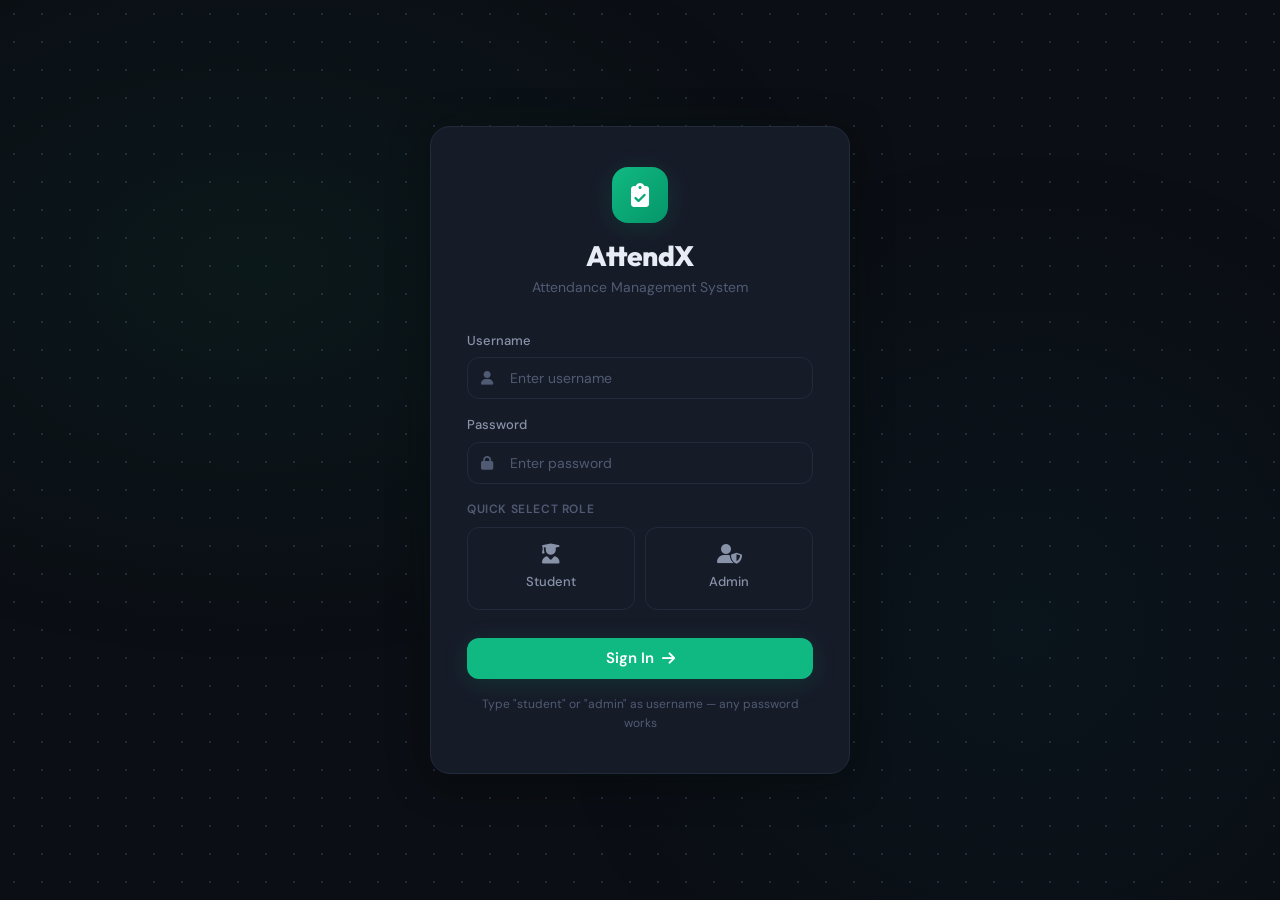
<file: index.html>
<!DOCTYPE html>
<html lang="en">
<head>
    <meta charset="UTF-8">
    <meta name="viewport" content="width=device-width, initial-scale=1.0">
    <title>AttendX — Login</title>
    <link rel="stylesheet" href="css/variables.css">
    <link rel="stylesheet" href="css/base.css">
    <link rel="stylesheet" href="css/components.css">
    <link rel="stylesheet" href="css/layout.css">
    <link rel="stylesheet" href="css/views.css">
    <link rel="stylesheet" href="https://cdnjs.cloudflare.com/ajax/libs/font-awesome/6.5.1/css/all.min.css">
    <link href="https://fonts.googleapis.com/css2?family=Outfit:wght@300;400;500;600;700;800;900&family=DM+Sans:opsz,wght@9..40,300;9..40,400;9..40,500;9..40,600;9..40,700&display=swap" rel="stylesheet">
</head>
<body class="login-page">
    <div class="login-bg"></div>

    <div class="login-card">
        <div class="login-logo">
            <div class="logo-mark">
                <i class="fa-solid fa-clipboard-check"></i>
            </div>
            <h1>AttendX</h1>
            <p>Attendance Management System</p>
        </div>

        <form id="loginForm" class="login-form" novalidate>
            <div class="input-group">
                <label for="username">Username</label>
                <div class="input-wrapper">
                    <i class="fa-solid fa-user input-icon"></i>
                    <input type="text" id="username" required placeholder="Enter username" autocomplete="off" spellcheck="false">
                </div>
            </div>
            <div class="input-group">
                <label for="password">Password</label>
                <div class="input-wrapper">
                    <i class="fa-solid fa-lock input-icon"></i>
                    <input type="password" id="password" required placeholder="Enter password">
                </div>
            </div>

            <p class="input-label-sub">Quick select role</p>
            <div class="role-cards">
                <div class="role-card" data-role="student" onclick="selectRole('student')">
                    <i class="fa-solid fa-user-graduate"></i>
                    <span>Student</span>
                </div>
                <div class="role-card" data-role="admin" onclick="selectRole('admin')">
                    <i class="fa-solid fa-user-shield"></i>
                    <span>Admin</span>
                </div>
            </div>

            <button type="submit" class="btn btn-primary btn-full">
                <span>Sign In</span>
                <i class="fa-solid fa-arrow-right"></i>
            </button>
            <p class="login-hint">Type "student" or "admin" as username — any password works</p>
        </form>
    </div>

    <div id="toastContainer" class="toast-container"></div>

    <script src="js/utils.js"></script>
    <script src="js/auth.js"></script>
</body>
</html>
</file>
<file: css/variables.css>
:root {
    /* Backgrounds */
    --bg-body: #0B0E14;
    --bg-sidebar: #111520;
    --bg-card: #161B28;
    --bg-card-hover: #1C2234;
    --bg-input: #161B28;
    --bg-topbar: rgba(17, 21, 32, 0.85);

    /* Borders */
    --border: #232A3B;
    --border-light: #2E3650;
    --border-focus: #10B981;

    /* Text */
    --text-primary: #E8ECF4;
    --text-secondary: #8892A8;
    --text-muted: #505B73;

    /* Accent */
    --accent: #10B981;
    --accent-hover: #0D9668;
    --accent-light: #34D399;
    --accent-subtle: rgba(16, 185, 129, 0.1);
    --accent-glow: rgba(16, 185, 129, 0.2);

    /* Semantic */
    --danger: #EF4444;
    --danger-light: #F87171;
    --danger-subtle: rgba(239, 68, 68, 0.1);
    --warning: #F59E0B;
    --warning-subtle: rgba(245, 158, 11, 0.1);
    --info: #06B6D4;
    --info-subtle: rgba(6, 182, 212, 0.1);

    /* Radii */
    --radius-sm: 8px;
    --radius-md: 12px;
    --radius-lg: 16px;
    --radius-xl: 20px;

    /* Shadows */
    --shadow-sm: 0 2px 8px rgba(0, 0, 0, 0.2);
    --shadow-md: 0 4px 20px rgba(0, 0, 0, 0.3);
    --shadow-lg: 0 8px 40px rgba(0, 0, 0, 0.4);
    --shadow-accent: 0 4px 24px rgba(16, 185, 129, 0.15);

    /* Typography */
    --font-display: 'Outfit', sans-serif;
    --font-body: 'DM Sans', sans-serif;

    /* Layout */
    --sidebar-width: 260px;
    --topbar-height: 64px;

    /* Transitions */
    --ease: cubic-bezier(0.4, 0, 0.2, 1);
    --duration: 0.25s;
}
</file>
<file: css/base.css>
@import url('https://fonts.googleapis.com/css2?family=Outfit:wght@300;400;500;600;700;800;900&family=DM+Sans:opsz,wght@9..40,300;9..40,400;9..40,500;9..40,600;9..40,700&display=swap');

*, *::before, *::after {
    margin: 0;
    padding: 0;
    box-sizing: border-box;
}

html {
    font-size: 16px;
    -webkit-font-smoothing: antialiased;
    -moz-osx-font-smoothing: grayscale;
}

body {
    font-family: var(--font-body);
    background: var(--bg-body);
    color: var(--text-primary);
    line-height: 1.6;
    overflow-x: hidden;
}

::selection {
    background: var(--accent);
    color: #fff;
}

::-webkit-scrollbar { width: 6px; height: 6px; }
::-webkit-scrollbar-track { background: transparent; }
::-webkit-scrollbar-thumb { background: var(--border); border-radius: 3px; }
::-webkit-scrollbar-thumb:hover { background: var(--text-muted); }

h1, h2, h3, h4, h5, h6 {
    font-family: var(--font-display);
    font-weight: 700;
    line-height: 1.2;
}

a { color: var(--accent); text-decoration: none; }
a:hover { color: var(--accent-light); }

img { max-width: 100%; display: block; }

.hidden { display: none !important; }

.text-muted { color: var(--text-secondary); }
.text-primary { color: var(--accent); }
.text-danger { color: var(--danger); }
.text-sm { font-size: 0.8125rem; }

/* Animations */
@keyframes fadeIn {
    from { opacity: 0; transform: translateY(12px); }
    to { opacity: 1; transform: translateY(0); }
}

@keyframes slideInLeft {
    from { transform: translateX(-100%); }
    to { transform: translateX(0); }
}

@keyframes pulseGlow {
    0%, 100% { box-shadow: 0 0 0 0 rgba(239, 68, 68, 0.4); }
    50% { box-shadow: 0 0 0 8px rgba(239, 68, 68, 0); }
}

@keyframes gradientShift {
    0% { background-position: 0% 50%; }
    50% { background-position: 100% 50%; }
    100% { background-position: 0% 50%; }
}

@keyframes toastIn {
    from { opacity: 0; transform: translateX(40px); }
    to { opacity: 1; transform: translateX(0); }
}

@keyframes toastOut {
    to { opacity: 0; transform: translateX(40px); }
}
</file>
<file: css/components.css>
/* ===== BUTTONS ===== */
.btn {
    display: inline-flex;
    align-items: center;
    gap: 8px;
    padding: 10px 20px;
    border: none;
    border-radius: var(--radius-md);
    font-family: var(--font-body);
    font-size: 0.875rem;
    font-weight: 600;
    cursor: pointer;
    transition: all var(--duration) var(--ease);
    white-space: nowrap;
    line-height: 1;
}

.btn:active { transform: scale(0.97); }

.btn-primary {
    background: var(--accent);
    color: #fff;
    box-shadow: var(--shadow-accent);
}
.btn-primary:hover { background: var(--accent-hover); }

.btn-outline {
    background: transparent;
    color: var(--text-secondary);
    border: 1px solid var(--border);
}
.btn-outline:hover {
    border-color: var(--accent);
    color: var(--accent);
    background: var(--accent-subtle);
}

.btn-danger-outline {
    border-color: rgba(239, 68, 68, 0.3);
    color: var(--danger);
}
.btn-danger-outline:hover {
    border-color: var(--danger);
    background: var(--danger-subtle);
}

.btn-ghost {
    background: transparent;
    border: none;
    color: var(--text-muted);
    padding: 8px;
    border-radius: var(--radius-sm);
    cursor: pointer;
    transition: all var(--duration) var(--ease);
    font-size: 0.875rem;
}
.btn-ghost:hover { color: var(--text-primary); background: rgba(255,255,255,0.05); }

.btn-lg { padding: 14px 28px; font-size: 1rem; }
.btn-sm { padding: 7px 14px; font-size: 0.8125rem; }
.btn-full { width: 100%; justify-content: center; }

.btn:disabled {
    opacity: 0.5;
    cursor: not-allowed;
    transform: none !important;
}

/* ===== INPUTS ===== */
.input-group {
    margin-bottom: 16px;
}
.input-group label {
    display: block;
    font-size: 0.8125rem;
    font-weight: 500;
    color: var(--text-secondary);
    margin-bottom: 6px;
}

.input-label-sub {
    font-size: 0.75rem;
    color: var(--text-muted);
    margin-bottom: 8px;
    text-transform: uppercase;
    letter-spacing: 0.05em;
    font-weight: 600;
}

.input-wrapper {
    position: relative;
}

.input-icon {
    position: absolute;
    left: 14px;
    top: 50%;
    transform: translateY(-50%);
    color: var(--text-muted);
    font-size: 0.875rem;
    pointer-events: none;
    z-index: 1;
}

.input-wrapper input,
.input-wrapper select {
    width: 100%;
    padding: 11px 14px 11px 42px;
    background: var(--bg-input);
    border: 1px solid var(--border);
    border-radius: var(--radius-md);
    color: var(--text-primary);
    font-family: var(--font-body);
    font-size: 0.875rem;
    transition: all var(--duration) var(--ease);
    outline: none;
    appearance: none;
    -webkit-appearance: none;
}

.input-wrapper input::placeholder { color: var(--text-muted); }

.input-wrapper input:focus,
.input-wrapper select:focus {
    border-color: var(--accent);
    box-shadow: 0 0 0 3px var(--accent-subtle);
}

.input-wrapper select {
    cursor: pointer;
    background-image: url("data:image/svg+xml,%3Csvg xmlns='http://www.w3.org/2000/svg' width='12' height='12' fill='%23505B73' viewBox='0 0 16 16'%3E%3Cpath d='M8 11L3 6h10z'/%3E%3C/svg%3E");
    background-repeat: no-repeat;
    background-position: right 14px center;
    padding-right: 36px;
}

.input-sm { max-width: 220px; }
.input-sm input { padding: 8px 12px 8px 36px; font-size: 0.8125rem; }
.input-sm .input-icon { left: 11px; font-size: 0.8125rem; }

.select-sm {
    padding: 8px 32px 8px 12px !important;
    font-size: 0.8125rem !important;
    max-width: 160px;
    background: var(--bg-input);
    border: 1px solid var(--border);
    border-radius: var(--radius-sm);
    color: var(--text-primary);
    font-family: var(--font-body);
    outline: none;
    appearance: none;
    cursor: pointer;
    transition: all var(--duration) var(--ease);
    background-image: url("data:image/svg+xml,%3Csvg xmlns='http://www.w3.org/2000/svg' width='12' height='12' fill='%23505B73' viewBox='0 0 16 16'%3E%3Cpath d='M8 11L3 6h10z'/%3E%3C/svg%3E");
    background-repeat: no-repeat;
    background-position: right 10px center;
}
.select-sm:focus { border-color: var(--accent); }

/* ===== TOGGLE GROUP ===== */
.toggle-group {
    display: flex;
    gap: 10px;
}
.toggle-btn {
    display: flex;
    align-items: center;
    gap: 8px;
    padding: 10px 20px;
    border: 1px solid var(--border);
    border-radius: var(--radius-md);
    cursor: pointer;
    font-size: 0.875rem;
    font-weight: 500;
    color: var(--text-secondary);
    background: var(--bg-input);
    transition: all var(--duration) var(--ease);
}
.toggle-btn input { display: none; }
.toggle-btn:has(input:checked).toggle-btn-present,
.toggle-btn:has(input[value="present"]:checked) {
    border-color: var(--accent);
    color: var(--accent);
    background: var(--accent-subtle);
    box-shadow: 0 0 16px var(--accent-subtle);
}
.toggle-btn:has(input[value="absent"]:checked) {
    border-color: var(--danger);
    color: var(--danger);
    background: var(--danger-subtle);
    box-shadow: 0 0 16px var(--danger-subtle);
}

/* ===== CARDS ===== */
.card {
    background: var(--bg-card);
    border: 1px solid var(--border);
    border-radius: var(--radius-xl);
    padding: 24px;
    transition: border-color var(--duration) var(--ease);
}
.card:hover { border-color: var(--border-light); }

.card-header {
    display: flex;
    align-items: center;
    justify-content: space-between;
    flex-wrap: wrap;
    gap: 12px;
    margin-bottom: 20px;
}
.card-header h3 {
    display: flex;
    align-items: center;
    gap: 10px;
    font-size: 1rem;
}
.card-header h3 i { font-size: 0.875rem; }

.card-actions {
    display: flex;
    align-items: center;
    gap: 10px;
    flex-wrap: wrap;
}

.card-title {
    font-size: 0.875rem;
    font-weight: 600;
    color: var(--text-secondary);
    margin-bottom: 16px;
}

/* ===== STAT CARDS ===== */
.stats-grid {
    display: grid;
    grid-template-columns: repeat(4, 1fr);
    gap: 16px;
    margin-bottom: 24px;
}
.stats-3 { grid-template-columns: repeat(3, 1fr); }

.stat-card {
    background: var(--bg-card);
    border: 1px solid var(--border);
    border-radius: var(--radius-xl);
    padding: 20px;
    display: flex;
    align-items: flex-start;
    gap: 14px;
    transition: all var(--duration) var(--ease);
}
.stat-card:hover {
    transform: translateY(-3px);
    border-color: var(--accent);
    box-shadow: 0 8px 30px rgba(16, 185, 129, 0.06);
}

.stat-icon {
    width: 44px;
    height: 44px;
    border-radius: var(--radius-md);
    display: flex;
    align-items: center;
    justify-content: center;
    font-size: 1rem;
    flex-shrink: 0;
}
.stat-icon-cyan { background: var(--info-subtle); color: var(--info); }
.stat-icon-green { background: var(--accent-subtle); color: var(--accent); }
.stat-icon-amber { background: var(--warning-subtle); color: var(--warning); }
.stat-icon-red { background: var(--danger-subtle); color: var(--danger); }

.stat-body { flex: 1; min-width: 0; }
.stat-value {
    font-family: var(--font-display);
    font-size: 1.75rem;
    font-weight: 800;
    line-height: 1.1;
}
.stat-label {
    font-size: 0.8125rem;
    color: var(--text-muted);
    margin-top: 2px;
}

/* ===== BADGES ===== */
.badge {
    display: inline-flex;
    align-items: center;
    padding: 3px 10px;
    border-radius: 20px;
    font-size: 0.75rem;
    font-weight: 600;
    line-height: 1.4;
}
.badge-success { background: var(--accent-subtle); color: var(--accent); }
.badge-danger { background: var(--danger-subtle); color: var(--danger); }
.badge-warning { background: var(--warning-subtle); color: var(--warning); }

/* ===== TABLES ===== */
.table-wrapper {
    overflow-x: auto;
    margin: 0 -8px;
    padding: 0 8px;
}

.table {
    width: 100%;
    border-collapse: separate;
    border-spacing: 0;
    font-size: 0.875rem;
}

.table thead th {
    padding: 12px 16px;
    text-align: left;
    font-size: 0.75rem;
    font-weight: 600;
    color: var(--text-muted);
    text-transform: uppercase;
    letter-spacing: 0.05em;
    border-bottom: 1px solid var(--border);
    white-space: nowrap;
}

.table tbody tr {
    transition: background var(--duration) var(--ease);
}
.table tbody tr:hover { background: rgba(255, 255, 255, 0.02); }
.table tbody td {
    padding: 12px 16px;
    border-bottom: 1px solid rgba(35, 42, 59, 0.5);
    white-space: nowrap;
}

.defaulter-row {
    border-left: 3px solid var(--danger);
    background: var(--danger-subtle) !important;
}
.defaulter-row:hover { background: rgba(239, 68, 68, 0.08) !important; }

/* ===== PROGRESS BAR ===== */
.progress-bar {
    height: 6px;
    background: var(--border);
    border-radius: 3px;
    overflow: hidden;
    min-width: 80px;
}
.progress-fill {
    height: 100%;
    border-radius: 3px;
    transition: width 0.6s var(--ease);
}

/* ===== TOAST ===== */
.toast-container {
    position: fixed;
    top: 20px;
    right: 20px;
    z-index: 9999;
    display: flex;
    flex-direction: column;
    gap: 10px;
    pointer-events: none;
}

.toast {
    display: flex;
    align-items: center;
    gap: 10px;
    padding: 14px 20px;
    border-radius: var(--radius-md);
    font-size: 0.875rem;
    font-weight: 500;
    backdrop-filter: blur(12px);
    border: 1px solid var(--border);
    min-width: 280px;
    pointer-events: auto;
    animation: toastIn 0.3s var(--ease), toastOut 0.3s var(--ease) 2.7s forwards;
}
.toast-success { background: rgba(16, 185, 129, 0.15); color: var(--accent-light); border-color: rgba(16, 185, 129, 0.25); }
.toast-error { background: rgba(239, 68, 68, 0.15); color: var(--danger-light); border-color: rgba(239, 68, 68, 0.25); }
.toast-info { background: rgba(6, 182, 212, 0.15); color: #22D3EE; border-color: rgba(6, 182, 212, 0.25); }

/* ===== MODAL ===== */
.modal-overlay {
    position: fixed;
    inset: 0;
    z-index: 1000;
    display: flex;
    align-items: center;
    justify-content: center;
    padding: 20px;
    background: rgba(0, 0, 0, 0.6);
    backdrop-filter: blur(4px);
    animation: fadeIn 0.2s var(--ease);
}

.modal-box {
    background: var(--bg-card);
    border: 1px solid var(--border);
    border-radius: var(--radius-xl);
    padding: 28px;
    max-width: 440px;
    width: 100%;
    box-shadow: var(--shadow-lg);
    animation: fadeIn 0.25s var(--ease);
}

.modal-header {
    display: flex;
    align-items: center;
    gap: 12px;
    margin-bottom: 16px;
}
.modal-header h3 { font-size: 1.125rem; }

.modal-icon {
    width: 44px;
    height: 44px;
    border-radius: var(--radius-md);
    background: var(--accent-subtle);
    color: var(--accent);
    display: flex;
    align-items: center;
    justify-content: center;
    font-size: 1.1rem;
    flex-shrink: 0;
}

.modal-body {
    color: var(--text-secondary);
    font-size: 0.875rem;
    line-height: 1.6;
    margin-bottom: 24px;
}

.modal-footer {
    display: flex;
    justify-content: flex-end;
    gap: 10px;
}

/* ===== EMPTY STATE ===== */
.empty-state {
    text-align: center;
    padding: 48px 20px;
    color: var(--text-muted);
}
.empty-state i {
    font-size: 2.5rem;
    margin-bottom: 12px;
    display: block;
    opacity: 0.4;
}
.empty-state p {
    font-size: 0.875rem;
}

/* ===== CHARTS ===== */
.charts-grid {
    display: grid;
    grid-template-columns: 2fr 1fr;
    gap: 16px;
    margin-bottom: 24px;
}

.card-chart { padding: 20px; }

.chart-container {
    position: relative;
    height: 260px;
}
.chart-container-square {
    height: 260px;
    display: flex;
    align-items: center;
    justify-content: center;
}

/* ===== FORM ROW ===== */
.form-row {
    display: grid;
    grid-template-columns: 1fr 1fr;
    gap: 16px;
}

/* ===== DEFaulter Summary ===== */
.defaulter-summary-grid {
    display: grid;
    grid-template-columns: repeat(auto-fit, minmax(140px, 1fr));
    gap: 12px;
    margin-bottom: 20px;
}
</file>
<file: css/layout.css>
/* ===== SIDEBAR ===== */
.sidebar {
    position: fixed;
    top: 0;
    left: 0;
    width: var(--sidebar-width);
    height: 100vh;
    background: var(--bg-sidebar);
    border-right: 1px solid var(--border);
    display: flex;
    flex-direction: column;
    z-index: 30;
    overflow: hidden;
}

.sidebar-glow {
    position: absolute;
    top: 0;
    right: 0;
    width: 1px;
    height: 100%;
    background: linear-gradient(to bottom, transparent, var(--accent-glow), transparent);
    z-index: 1;
}

.sidebar-header {
    padding: 24px 20px 20px;
    flex-shrink: 0;
}

.sidebar-logo {
    display: flex;
    align-items: center;
    gap: 12px;
}

.logo-mark {
    width: 40px;
    height: 40px;
    border-radius: var(--radius-md);
    background: linear-gradient(135deg, var(--accent), #059669);
    display: flex;
    align-items: center;
    justify-content: center;
    color: #fff;
    font-size: 1.1rem;
    box-shadow: var(--shadow-accent);
    flex-shrink: 0;
}

.logo-text-group {
    display: flex;
    flex-direction: column;
}

.logo-text {
    font-family: var(--font-display);
    font-size: 1.25rem;
    font-weight: 800;
    color: var(--text-primary);
    line-height: 1.1;
}

.logo-sub {
    font-size: 0.625rem;
    color: var(--text-muted);
    text-transform: uppercase;
    letter-spacing: 0.1em;
    font-weight: 600;
}

/* Sidebar Nav */
.sidebar-nav {
    flex: 1;
    overflow-y: auto;
    padding: 8px 12px;
}

.nav-group { margin-bottom: 8px; }

.nav-label {
    display: block;
    font-size: 0.6875rem;
    font-weight: 600;
    color: var(--text-muted);
    text-transform: uppercase;
    letter-spacing: 0.08em;
    padding: 8px 12px 6px;
}

.nav-item {
    display: flex;
    align-items: center;
    gap: 12px;
    padding: 10px 12px;
    border-radius: var(--radius-sm);
    color: var(--text-secondary);
    font-size: 0.875rem;
    font-weight: 500;
    cursor: pointer;
    transition: all var(--duration) var(--ease);
    border-left: 3px solid transparent;
    margin-bottom: 2px;
    position: relative;
}
.nav-item:hover {
    background: rgba(16, 185, 129, 0.05);
    color: var(--accent-light);
}
.nav-item.active {
    background: rgba(16, 185, 129, 0.1);
    color: var(--accent);
    border-left-color: var(--accent);
}
.nav-item i { width: 18px; text-align: center; font-size: 0.875rem; }

.nav-badge {
    margin-left: auto;
    background: var(--danger-subtle);
    color: var(--danger);
    font-size: 0.6875rem;
    font-weight: 700;
    padding: 2px 8px;
    border-radius: 10px;
    animation: pulseGlow 2s infinite;
}

/* Sidebar Footer */
.sidebar-footer {
    padding: 16px;
    border-top: 1px solid var(--border);
    flex-shrink: 0;
}

.user-card {
    display: flex;
    align-items: center;
    gap: 10px;
}

.user-avatar {
    width: 36px;
    height: 36px;
    border-radius: 50%;
    background: linear-gradient(135deg, var(--accent), var(--info));
    display: flex;
    align-items: center;
    justify-content: center;
    color: #fff;
    font-size: 0.8125rem;
    font-weight: 700;
    flex-shrink: 0;
}

.user-info {
    flex: 1;
    min-width: 0;
    display: flex;
    flex-direction: column;
}
.user-name {
    font-size: 0.8125rem;
    font-weight: 600;
    color: var(--text-primary);
    white-space: nowrap;
    overflow: hidden;
    text-overflow: ellipsis;
}
.user-role {
    font-size: 0.6875rem;
    color: var(--text-muted);
}

/* Sidebar Overlay (mobile) */
.sidebar-overlay {
    display: none;
    position: fixed;
    inset: 0;
    background: rgba(0, 0, 0, 0.5);
    z-index: 25;
}

/* ===== MAIN WRAPPER ===== */
.main-wrapper {
    margin-left: var(--sidebar-width);
    min-height: 100vh;
    display: flex;
    flex-direction: column;
}

/* ===== TOPBAR ===== */
.topbar {
    height: var(--topbar-height);
    background: var(--bg-topbar);
    backdrop-filter: blur(16px);
    border-bottom: 1px solid var(--border);
    display: flex;
    align-items: center;
    padding: 0 28px;
    gap: 16px;
    position: sticky;
    top: 0;
    z-index: 20;
    flex-shrink: 0;
}

.mobile-menu-btn { display: none; }

.topbar-left { flex: 1; }
.topbar-title {
    font-size: 1.125rem;
    font-weight: 700;
    line-height: 1.2;
}
.topbar-subtitle {
    font-size: 0.8125rem;
    color: var(--text-muted);
}
.topbar-date {
    font-size: 0.8125rem;
    color: var(--text-muted);
    white-space: nowrap;
}

/* ===== CONTENT ===== */
.content {
    flex: 1;
    padding: 28px;
    overflow-y: auto;
}

/* ===== VIEW PANELS ===== */
.view-panel {
    display: none;
    animation: fadeIn 0.3s var(--ease);
}
.view-panel.active {
    display: block;
}

/* ===== RESPONSIVE ===== */
@media (max-width: 1024px) {
    .stats-grid { grid-template-columns: repeat(2, 1fr); }
    .stats-3 { grid-template-columns: repeat(2, 1fr); }
    .charts-grid { grid-template-columns: 1fr; }
    .form-row { grid-template-columns: 1fr; }
}

@media (max-width: 768px) {
    .sidebar {
        transform: translateX(-100%);
        transition: transform 0.3s var(--ease);
    }
    .sidebar.open { transform: translateX(0); }
    .sidebar-overlay.show { display: block; }

    .main-wrapper { margin-left: 0; }

    .mobile-menu-btn { display: flex; }

    .content { padding: 16px; }

    .stats-grid { grid-template-columns: 1fr 1fr; gap: 10px; }
    .stat-card { padding: 14px; }
    .stat-value { font-size: 1.375rem; }
    .stat-icon { width: 38px; height: 38px; font-size: 0.875rem; }

    .card { padding: 16px; border-radius: var(--radius-lg); }

    .card-header { flex-direction: column; align-items: flex-start; }
    .card-actions { width: 100%; }
    .card-actions .input-wrapper { flex: 1; min-width: 0; }
    .input-sm { max-width: 100% !important; }

    .topbar { padding: 0 16px; }

    .hide-mobile { display: none; }

    .defaulter-summary-grid { grid-template-columns: 1fr 1fr; }
}

@media (max-width: 480px) {
    .stats-grid { grid-template-columns: 1fr; }
    .defaulter-summary-grid { grid-template-columns: 1fr; }
}
</file>
<file: css/views.css>
/* ===== LOGIN PAGE ===== */
.login-page {
    min-height: 100vh;
    display: flex;
    align-items: center;
    justify-content: center;
    padding: 20px;
    background-image: radial-gradient(circle, var(--border) 1px, transparent 1px);
    background-size: 28px 28px;
    position: relative;
    overflow: hidden;
}

.login-bg {
    position: fixed;
    inset: 0;
    background: 
        radial-gradient(ellipse 600px 400px at 20% 30%, rgba(16, 185, 129, 0.06), transparent),
        radial-gradient(ellipse 500px 500px at 80% 70%, rgba(6, 182, 212, 0.04), transparent);
    pointer-events: none;
    z-index: 0;
}

.login-card {
    position: relative;
    z-index: 1;
    background: var(--bg-card);
    border: 1px solid var(--border);
    border-radius: var(--radius-xl);
    padding: 40px 36px;
    width: 100%;
    max-width: 420px;
    box-shadow: var(--shadow-lg), 0 0 60px rgba(16, 185, 129, 0.04);
}

.login-logo {
    text-align: center;
    margin-bottom: 32px;
}

.login-logo .logo-mark {
    width: 56px;
    height: 56px;
    border-radius: var(--radius-lg);
    background: linear-gradient(135deg, var(--accent), #059669);
    display: inline-flex;
    align-items: center;
    justify-content: center;
    color: #fff;
    font-size: 1.5rem;
    box-shadow: var(--shadow-accent);
    margin-bottom: 16px;
}

.login-logo h1 {
    font-size: 1.75rem;
    font-weight: 800;
    letter-spacing: -0.02em;
    margin-bottom: 4px;
}

.login-logo p {
    font-size: 0.875rem;
    color: var(--text-muted);
}

.login-form .btn {
    margin-top: 8px;
    padding: 13px 20px;
    font-size: 0.9375rem;
}

.login-hint {
    text-align: center;
    font-size: 0.75rem;
    color: var(--text-muted);
    margin-top: 16px;
}

/* Role Cards */
.role-cards {
    display: grid;
    grid-template-columns: 1fr 1fr;
    gap: 10px;
    margin-bottom: 20px;
}

.role-card {
    display: flex;
    flex-direction: column;
    align-items: center;
    gap: 8px;
    padding: 16px 12px;
    border: 1px solid var(--border);
    border-radius: var(--radius-md);
    background: var(--bg-input);
    cursor: pointer;
    transition: all var(--duration) var(--ease);
    color: var(--text-secondary);
    font-size: 0.8125rem;
    font-weight: 500;
}
.role-card i { font-size: 1.25rem; }
.role-card:hover {
    border-color: var(--accent);
    color: var(--accent);
    background: var(--accent-subtle);
}
.role-card.selected {
    border-color: var(--accent);
    color: var(--accent);
    background: var(--accent-subtle);
    box-shadow: 0 0 20px var(--accent-subtle);
}

/* ===== DASHBOARD PAGE ===== */
.dashboard-page {
    background: var(--bg-body);
    background-image: radial-gradient(circle, var(--border) 0.5px, transparent 0.5px);
    background-size: 32px 32px;
}

/* Mark Attendance Card */
.card-mark {
    border-color: rgba(16, 185, 129, 0.2);
    background: linear-gradient(135deg, var(--bg-card), rgba(16, 185, 129, 0.03));
}

.card-mark-inner {
    display: flex;
    align-items: center;
    justify-content: space-between;
    flex-wrap: wrap;
    gap: 20px;
}

.card-mark-info h3 { font-size: 1.125rem; margin-bottom: 6px; }

/* Admin Mark Form */
.card-form h3 {
    display: flex;
    align-items: center;
    gap: 10px;
    font-size: 1rem;
    margin-bottom: 24px;
}
.card-form h3 i { color: var(--text-muted); font-size: 0.875rem; }

/* Defaulter class summary mini card */
.defaulter-class-card {
    background: var(--bg-card);
    border: 1px solid var(--border);
    border-radius: var(--radius-md);
    padding: 14px;
    text-align: center;
    transition: all var(--duration) var(--ease);
}
.defaulter-class-card:hover { border-color: var(--border-light); }
.defaulter-class-card .dcc-label {
    font-size: 0.6875rem;
    color: var(--text-muted);
    text-transform: uppercase;
    letter-spacing: 0.05em;
    font-weight: 600;
}
.defaulter-class-card .dcc-value {
    font-family: var(--font-display);
    font-size: 1.5rem;
    font-weight: 800;
    margin-top: 2px;
}
.defaulter-class-card .dcc-sub {
    font-size: 0.6875rem;
    color: var(--text-muted);
    margin-top: 2px;
}

/* Student name cell in table */
.student-cell {
    display: flex;
    align-items: center;
    gap: 10px;
}

.student-avatar-sm {
    width: 32px;
    height: 32px;
    border-radius: var(--radius-sm);
    display: flex;
    align-items: center;
    justify-content: center;
    font-size: 0.6875rem;
    font-weight: 700;
    flex-shrink: 0;
}

.student-name { font-weight: 500; }

/* Progress cell */
.progress-cell {
    display: flex;
    align-items: center;
    gap: 10px;
}
.progress-cell .pct {
    font-family: var(--font-display);
    font-weight: 700;
    font-size: 0.8125rem;
    min-width: 36px;
    text-align: right;
}
</file>
